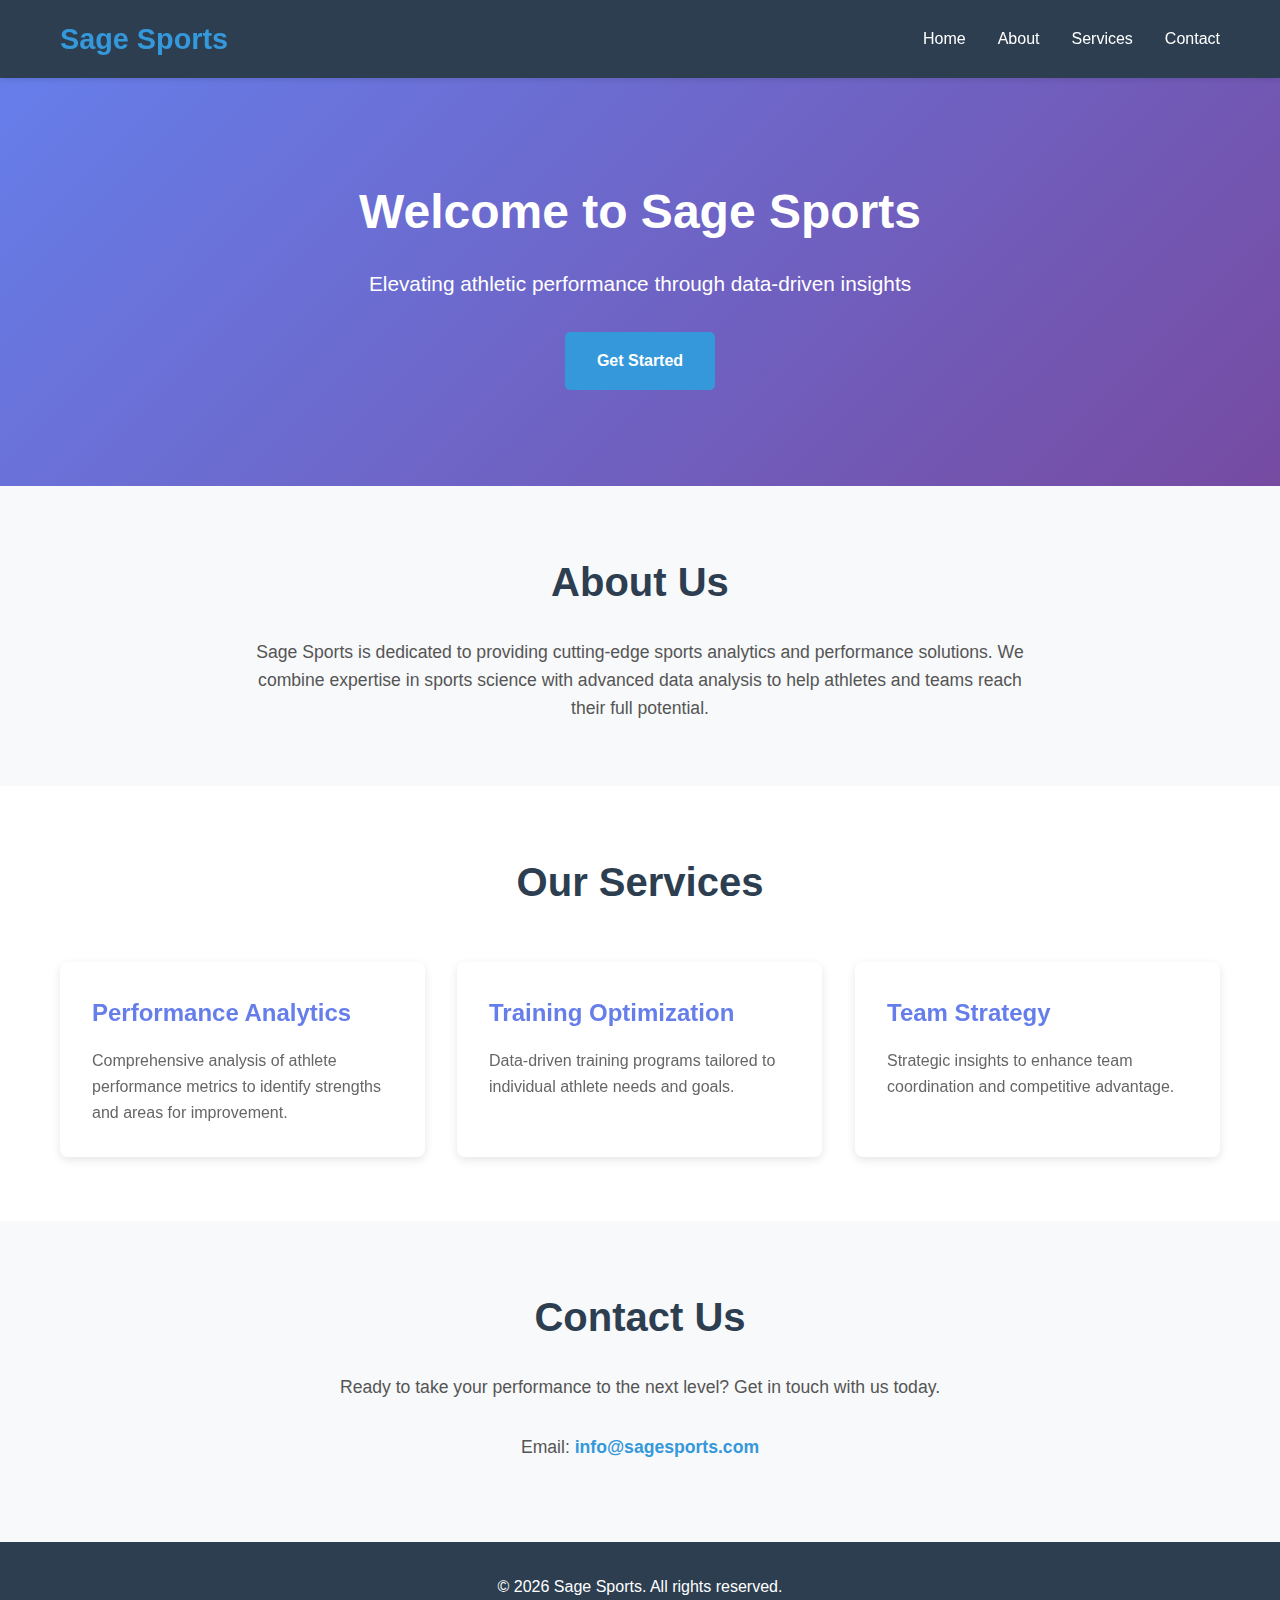
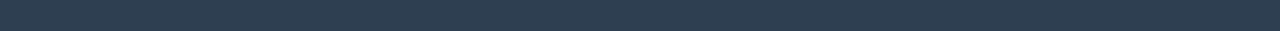
<file: index.html>
<!DOCTYPE html>
<html lang="en">
<head>
    <meta charset="UTF-8">
    <meta name="viewport" content="width=device-width, initial-scale=1.0">
    <meta name="description" content="Sage Sports - Your trusted partner in sports analytics and performance">
    <title>Sage Sports - Sports Analytics & Performance</title>
    <link rel="stylesheet" href="styles.css">
</head>
<body>
    <header>
        <nav aria-label="Main navigation">
            <div class="container">
                <h1 class="logo">Sage Sports</h1>
                <ul class="nav-menu">
                    <li><a href="#home">Home</a></li>
                    <li><a href="#about">About</a></li>
                    <li><a href="#services">Services</a></li>
                    <li><a href="#contact">Contact</a></li>
                </ul>
            </div>
        </nav>
    </header>

    <main>
        <section id="home" class="hero" aria-labelledby="hero-heading">
            <div class="container">
                <h2 id="hero-heading">Welcome to Sage Sports</h2>
                <p>Elevating athletic performance through data-driven insights</p>
                <a href="#contact" class="cta-button">Get Started</a>
            </div>
        </section>

        <section id="about" class="about" aria-labelledby="about-heading">
            <div class="container">
                <h2 id="about-heading">About Us</h2>
                <p>Sage Sports is dedicated to providing cutting-edge sports analytics and performance solutions. We combine expertise in sports science with advanced data analysis to help athletes and teams reach their full potential.</p>
            </div>
        </section>

        <section id="services" class="services" aria-labelledby="services-heading">
            <div class="container">
                <h2 id="services-heading">Our Services</h2>
                <div class="service-grid">
                    <div class="service-card">
                        <h3>Performance Analytics</h3>
                        <p>Comprehensive analysis of athlete performance metrics to identify strengths and areas for improvement.</p>
                    </div>
                    <div class="service-card">
                        <h3>Training Optimization</h3>
                        <p>Data-driven training programs tailored to individual athlete needs and goals.</p>
                    </div>
                    <div class="service-card">
                        <h3>Team Strategy</h3>
                        <p>Strategic insights to enhance team coordination and competitive advantage.</p>
                    </div>
                </div>
            </div>
        </section>

        <section id="contact" class="contact" aria-labelledby="contact-heading">
            <div class="container">
                <h2 id="contact-heading">Contact Us</h2>
                <p>Ready to take your performance to the next level? Get in touch with us today.</p>
                <p class="contact-info">Email: <a href="mailto:info@sagesports.com" aria-label="Contact us via email">info@sagesports.com</a></p>
            </div>
        </section>
    </main>

    <footer>
        <div class="container">
            <p>&copy; 2026 Sage Sports. All rights reserved.</p>
        </div>
    </footer>
</body>
</html>
</file>
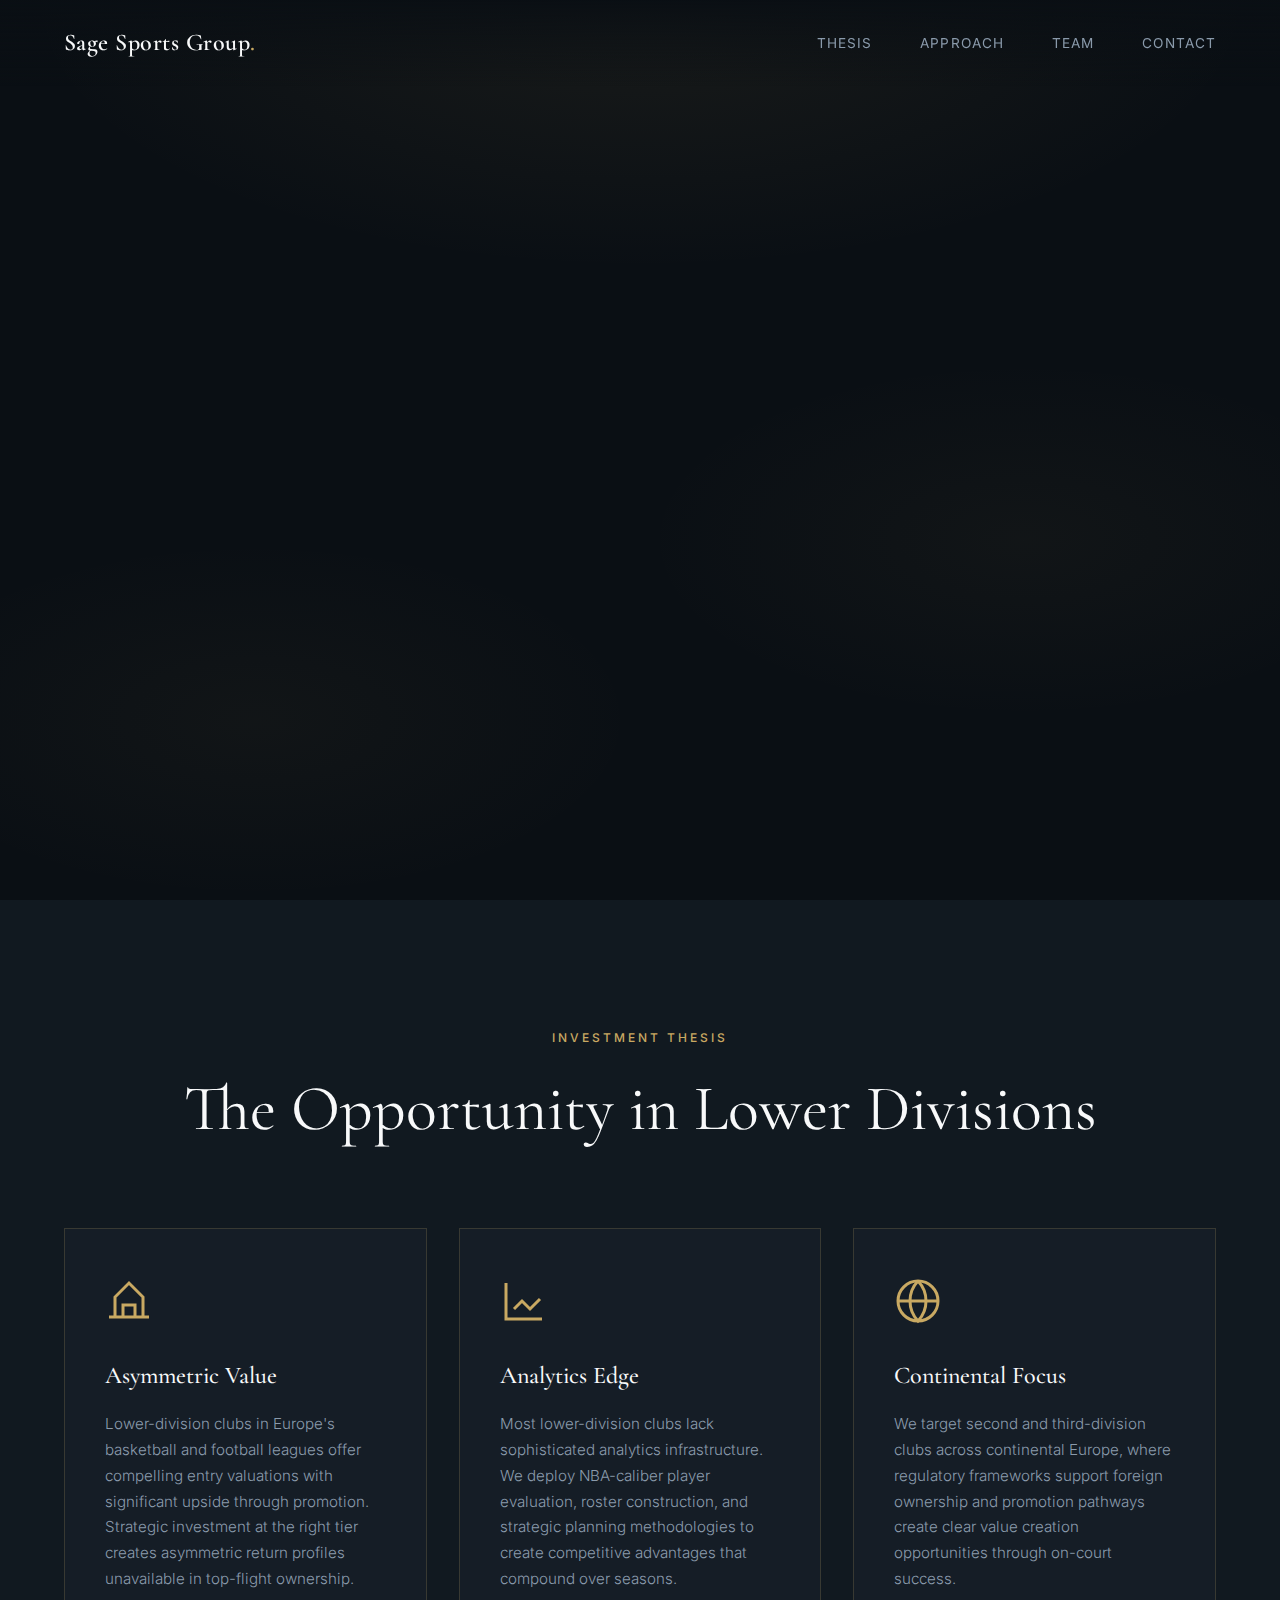
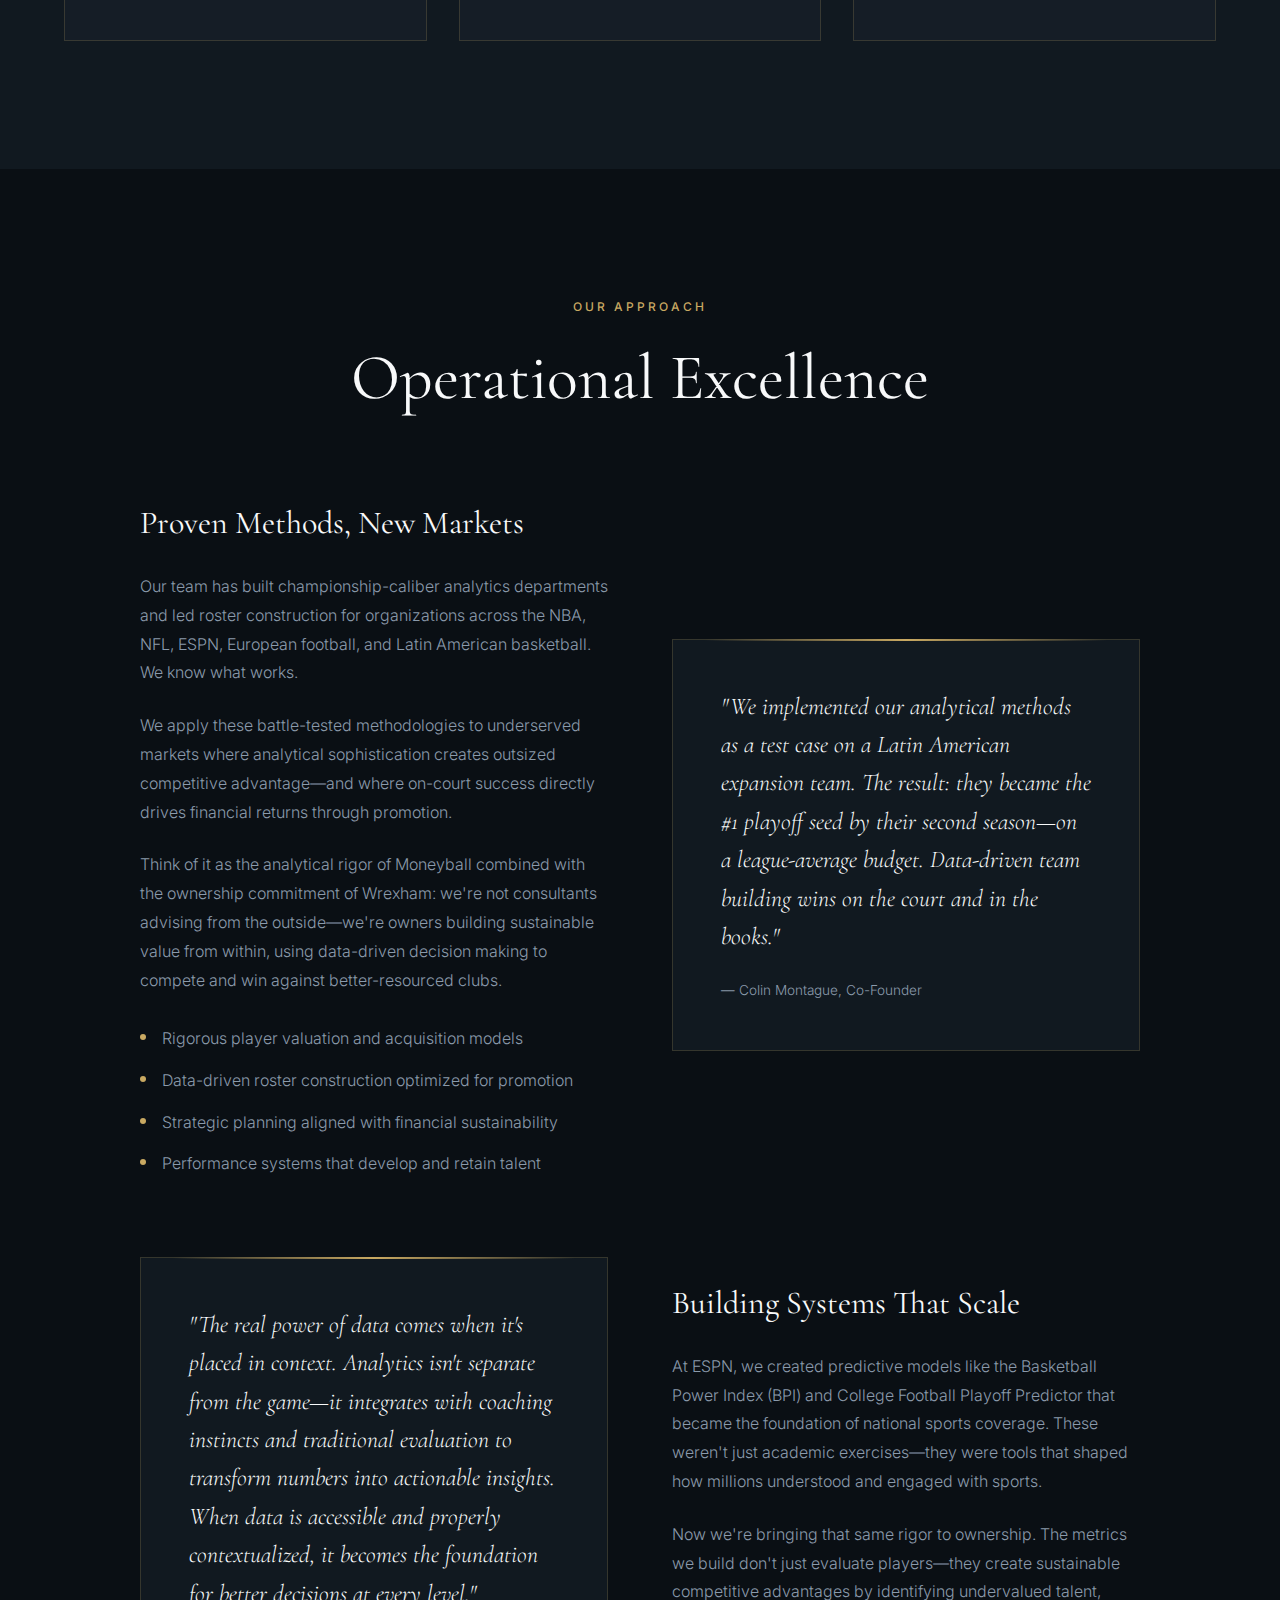
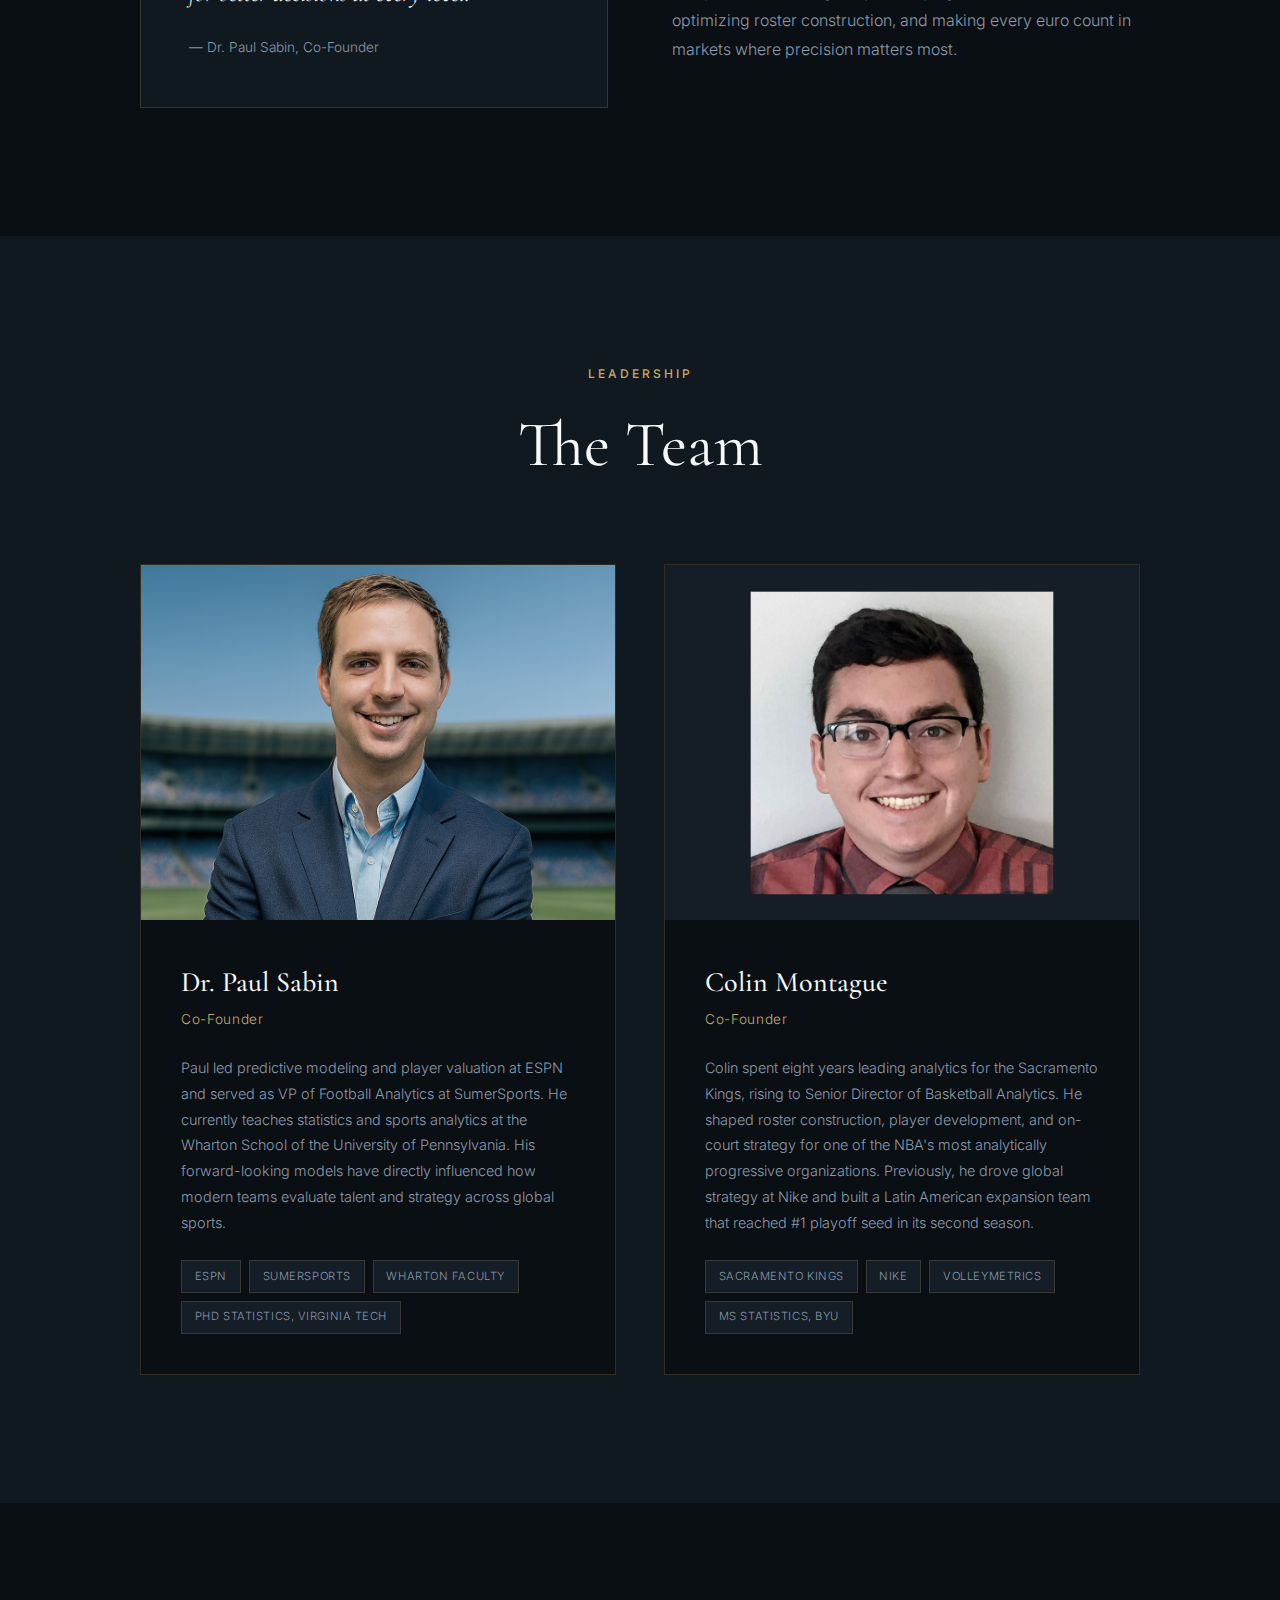
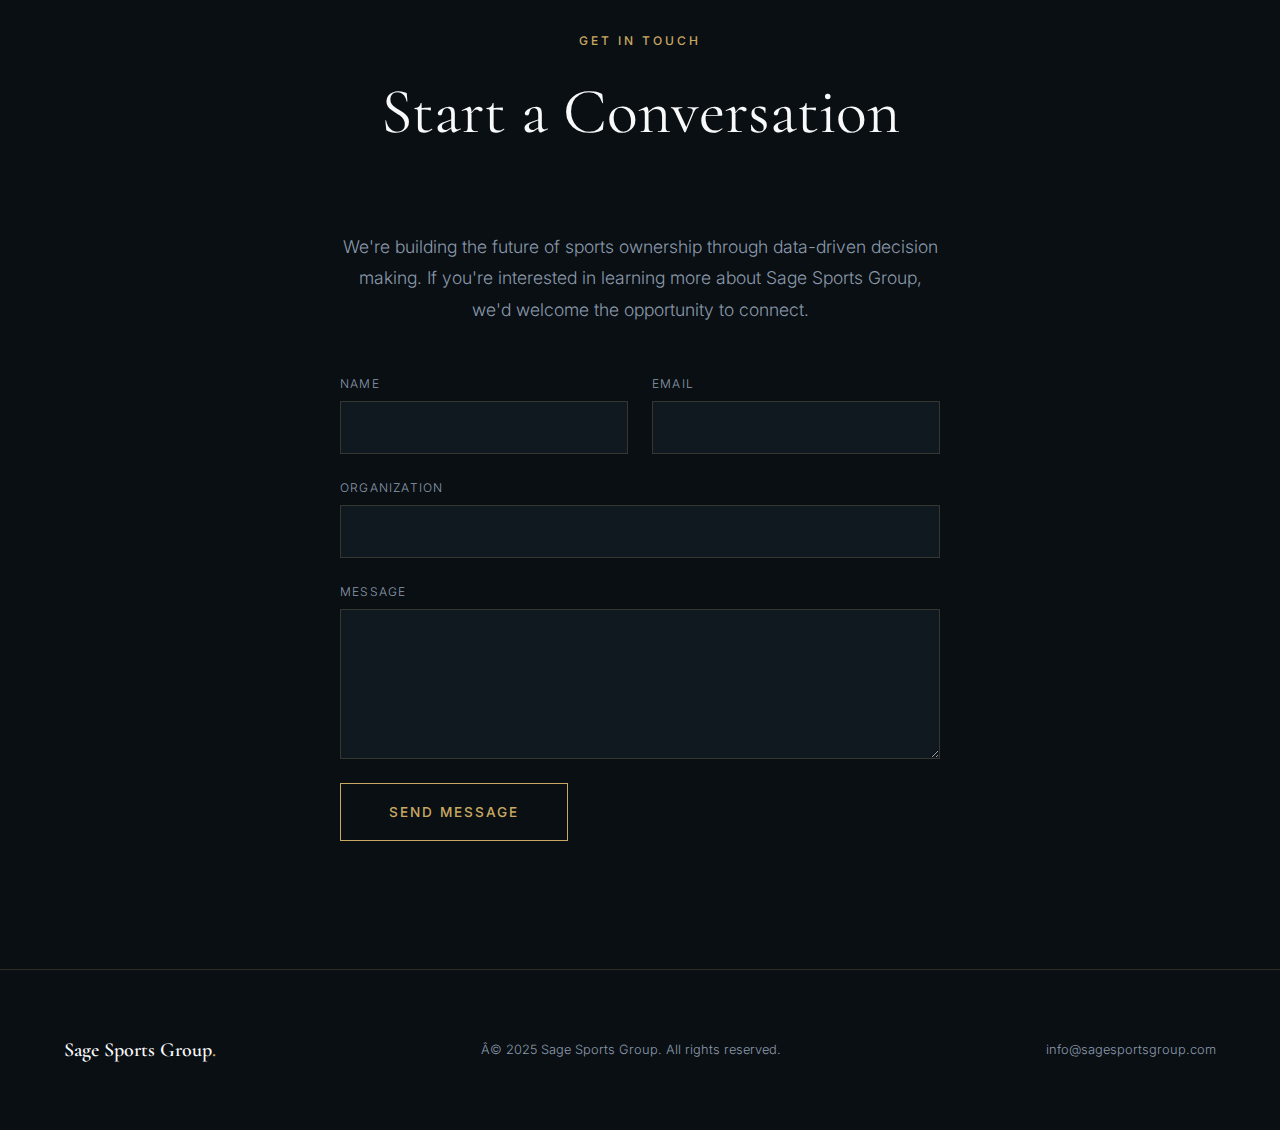
<file: sage-sports-group.html>
<!DOCTYPE html>
<html lang="en">
<head>
    <meta charset="UTF-8">
    <meta name="viewport" content="width=device-width, initial-scale=1.0">
    <title>Sage Sports Group | Data-Driven Sports Ownership</title>
    <link rel="preconnect" href="https://fonts.googleapis.com">
    <link rel="preconnect" href="https://fonts.gstatic.com" crossorigin>
    <link href="https://fonts.googleapis.com/css2?family=Cormorant+Garamond:wght@400;500;600;700&family=Inter:wght@300;400;500;600&display=swap" rel="stylesheet">
    <style>
        :root {
            --color-bg: #0a0f14;
            --color-bg-secondary: #111920;
            --color-bg-card: #151d26;
            --color-text: #f8f9fa;
            --color-text-muted: #8a9aab;
            --color-accent: #c9a962;
            --color-accent-hover: #dfc07a;
            --color-border: rgba(201, 169, 98, 0.2);
            --font-display: 'Cormorant Garamond', Georgia, serif;
            --font-body: 'Inter', -apple-system, sans-serif;
        }

        * {
            margin: 0;
            padding: 0;
            box-sizing: border-box;
        }

        html {
            scroll-behavior: smooth;
        }

        body {
            font-family: var(--font-body);
            background-color: var(--color-bg);
            color: var(--color-text);
            line-height: 1.6;
            font-weight: 300;
            overflow-x: hidden;
        }

        /* Navigation */
        nav {
            position: fixed;
            top: 0;
            left: 0;
            right: 0;
            z-index: 1000;
            padding: 1.5rem 4rem;
            display: flex;
            justify-content: space-between;
            align-items: center;
            background: linear-gradient(to bottom, rgba(10, 15, 20, 0.98), rgba(10, 15, 20, 0));
            transition: background 0.3s ease;
        }

        nav.scrolled {
            background: rgba(10, 15, 20, 0.98);
            backdrop-filter: blur(20px);
            border-bottom: 1px solid var(--color-border);
        }

        .logo {
            font-family: var(--font-display);
            font-size: 1.5rem;
            font-weight: 600;
            color: var(--color-text);
            text-decoration: none;
            letter-spacing: 0.02em;
        }

        .logo span {
            color: var(--color-accent);
        }

        .nav-links {
            display: flex;
            gap: 3rem;
            list-style: none;
        }

        .nav-links a {
            color: var(--color-text-muted);
            text-decoration: none;
            font-size: 0.85rem;
            font-weight: 400;
            letter-spacing: 0.08em;
            text-transform: uppercase;
            transition: color 0.3s ease;
        }

        .nav-links a:hover {
            color: var(--color-accent);
        }

        /* Hero Section */
        .hero {
            min-height: 100vh;
            display: flex;
            flex-direction: column;
            justify-content: center;
            align-items: center;
            text-align: center;
            padding: 8rem 2rem 4rem;
            position: relative;
            overflow: hidden;
        }

        .hero::before {
            content: '';
            position: absolute;
            top: 0;
            left: 0;
            right: 0;
            bottom: 0;
            background: 
                radial-gradient(ellipse 80% 50% at 50% 0%, rgba(201, 169, 98, 0.08) 0%, transparent 60%),
                radial-gradient(ellipse 60% 40% at 20% 80%, rgba(201, 169, 98, 0.04) 0%, transparent 50%),
                radial-gradient(ellipse 60% 40% at 80% 60%, rgba(201, 169, 98, 0.04) 0%, transparent 50%);
            pointer-events: none;
        }

        .hero-content {
            max-width: 900px;
            position: relative;
            z-index: 1;
        }

        .hero-eyebrow {
            font-size: 0.75rem;
            font-weight: 500;
            letter-spacing: 0.25em;
            text-transform: uppercase;
            color: var(--color-accent);
            margin-bottom: 2rem;
            opacity: 0;
            animation: fadeUp 0.8s ease forwards;
        }

        .hero h1 {
            font-family: var(--font-display);
            font-size: clamp(3rem, 7vw, 5.5rem);
            font-weight: 400;
            line-height: 1.1;
            margin-bottom: 2rem;
            opacity: 0;
            animation: fadeUp 0.8s ease 0.2s forwards;
        }

        .hero h1 em {
            font-style: italic;
            color: var(--color-accent);
        }

        .hero-description {
            font-size: 1.15rem;
            color: var(--color-text-muted);
            max-width: 650px;
            margin: 0 auto 3rem;
            line-height: 1.8;
            opacity: 0;
            animation: fadeUp 0.8s ease 0.4s forwards;
        }

        .hero-stats {
            display: flex;
            justify-content: center;
            gap: 4rem;
            margin-top: 4rem;
            opacity: 0;
            animation: fadeUp 0.8s ease 0.6s forwards;
            position: relative;
            z-index: 10;
        }

        .stat {
            text-align: center;
        }

        .stat-value {
            font-family: var(--font-display);
            font-size: 3rem;
            font-weight: 500;
            color: var(--color-accent);
            line-height: 1;
        }

        .stat-label {
            font-size: 0.75rem;
            letter-spacing: 0.15em;
            text-transform: uppercase;
            color: var(--color-text-muted);
            margin-top: 0.5rem;
        }



        /* Section Styles */
        section {
            padding: 8rem 4rem;
            position: relative;
        }

        .section-header {
            text-align: center;
            margin-bottom: 5rem;
        }

        .section-eyebrow {
            font-size: 0.75rem;
            font-weight: 500;
            letter-spacing: 0.25em;
            text-transform: uppercase;
            color: var(--color-accent);
            margin-bottom: 1.5rem;
        }

        .section-title {
            font-family: var(--font-display);
            font-size: clamp(2.5rem, 5vw, 4rem);
            font-weight: 400;
            line-height: 1.2;
        }

        /* Thesis Section */
        #thesis {
            background: var(--color-bg-secondary);
        }

        .thesis-grid {
            display: grid;
            grid-template-columns: repeat(3, 1fr);
            gap: 2rem;
            max-width: 1200px;
            margin: 0 auto;
        }

        .thesis-card {
            background: var(--color-bg-card);
            border: 1px solid var(--color-border);
            padding: 3rem 2.5rem;
            transition: all 0.4s ease;
        }

        .thesis-card:hover {
            border-color: var(--color-accent);
            transform: translateY(-4px);
        }

        .thesis-icon {
            width: 48px;
            height: 48px;
            margin-bottom: 1.5rem;
            color: var(--color-accent);
        }

        .thesis-card h3 {
            font-family: var(--font-display);
            font-size: 1.5rem;
            font-weight: 500;
            margin-bottom: 1rem;
        }

        .thesis-card p {
            color: var(--color-text-muted);
            font-size: 0.95rem;
            line-height: 1.7;
        }

        /* Approach Section */
        #approach {
            background: var(--color-bg);
        }

        .approach-content {
            max-width: 1000px;
            margin: 0 auto;
            display: grid;
            grid-template-columns: 1fr 1fr;
            gap: 4rem;
            align-items: center;
        }

        .approach-text h3 {
            font-family: var(--font-display);
            font-size: 2rem;
            font-weight: 400;
            margin-bottom: 1.5rem;
        }

        .approach-text p {
            color: var(--color-text-muted);
            margin-bottom: 1.5rem;
            line-height: 1.8;
        }

        .approach-list {
            list-style: none;
            margin-top: 2rem;
        }

        .approach-list li {
            display: flex;
            align-items: flex-start;
            gap: 1rem;
            margin-bottom: 1rem;
            color: var(--color-text-muted);
        }

        .approach-list li::before {
            content: '';
            width: 6px;
            height: 6px;
            background: var(--color-accent);
            border-radius: 50%;
            margin-top: 0.5rem;
            flex-shrink: 0;
        }

        .approach-visual {
            position: relative;
            padding: 3rem;
            background: var(--color-bg-secondary);
            border: 1px solid var(--color-border);
        }

        .approach-visual::before {
            content: '';
            position: absolute;
            top: -1px;
            left: 2rem;
            right: 2rem;
            height: 2px;
            background: linear-gradient(90deg, transparent, var(--color-accent), transparent);
        }

        .quote {
            font-family: var(--font-display);
            font-size: 1.5rem;
            font-style: italic;
            line-height: 1.6;
            color: var(--color-text);
        }

        .quote-attribution {
            margin-top: 1.5rem;
            font-size: 0.85rem;
            color: var(--color-text-muted);
        }

        /* Team Section */
        #team {
            background: var(--color-bg-secondary);
        }

        .team-grid {
            display: grid;
            grid-template-columns: repeat(2, 1fr);
            gap: 3rem;
            max-width: 1000px;
            margin: 0 auto;
        }

        .team-card {
            background: var(--color-bg);
            border: 1px solid var(--color-border);
            overflow: hidden;
            transition: all 0.4s ease;
        }

        .team-card:hover {
            border-color: var(--color-accent);
        }

        .team-photo {
            width: 100%;
            aspect-ratio: 4/3;
            background: var(--color-bg-card);
            display: flex;
            align-items: center;
            justify-content: center;
            overflow: hidden;
            position: relative;
        }

        .team-photo img {
            width: 100%;
            height: 100%;
            object-fit: cover;
            object-position: center 30%;
            filter: grayscale(30%);
            transition: filter 0.4s ease;
        }

        #paul-photo {
            object-position: center 20%;
        }

        #colin-photo {
            object-fit: contain;
            object-position: center top;
            transform: scale(0.85);
        }

        .team-card:hover .team-photo img {
            filter: grayscale(0%);
        }

        .team-photo-placeholder {
            font-family: var(--font-display);
            font-size: 4rem;
            color: var(--color-accent);
            opacity: 0.3;
        }

        .team-info {
            padding: 2.5rem;
        }

        .team-name {
            font-family: var(--font-display);
            font-size: 1.75rem;
            font-weight: 500;
            margin-bottom: 0.25rem;
        }

        .team-title {
            font-size: 0.85rem;
            color: var(--color-accent);
            letter-spacing: 0.05em;
            margin-bottom: 1.5rem;
        }

        .team-bio {
            color: var(--color-text-muted);
            font-size: 0.9rem;
            line-height: 1.8;
            margin-bottom: 1.5rem;
        }

        .team-credentials {
            display: flex;
            flex-wrap: wrap;
            gap: 0.5rem;
        }

        .credential {
            font-size: 0.7rem;
            letter-spacing: 0.05em;
            text-transform: uppercase;
            padding: 0.4rem 0.8rem;
            background: var(--color-bg-card);
            border: 1px solid var(--color-border);
            color: var(--color-text-muted);
        }

        /* Contact Section */
        #contact {
            background: var(--color-bg);
            text-align: center;
        }

        .contact-content {
            max-width: 600px;
            margin: 0 auto;
        }

        .contact-content p {
            color: var(--color-text-muted);
            font-size: 1.1rem;
            line-height: 1.8;
            margin-bottom: 3rem;
        }

        .contact-form {
            display: flex;
            flex-direction: column;
            gap: 1.5rem;
            text-align: left;
        }

        .form-row {
            display: grid;
            grid-template-columns: 1fr 1fr;
            gap: 1.5rem;
        }

        .form-group {
            display: flex;
            flex-direction: column;
            gap: 0.5rem;
        }

        .form-group label {
            font-size: 0.75rem;
            letter-spacing: 0.1em;
            text-transform: uppercase;
            color: var(--color-text-muted);
        }

        .form-group input,
        .form-group textarea {
            background: var(--color-bg-secondary);
            border: 1px solid var(--color-border);
            padding: 1rem 1.25rem;
            font-family: var(--font-body);
            font-size: 0.95rem;
            color: var(--color-text);
            transition: border-color 0.3s ease;
        }

        .form-group input:focus,
        .form-group textarea:focus {
            outline: none;
            border-color: var(--color-accent);
        }

        .form-group textarea {
            min-height: 150px;
            resize: vertical;
        }

        .submit-btn {
            background: transparent;
            border: 1px solid var(--color-accent);
            color: var(--color-accent);
            padding: 1.25rem 3rem;
            font-family: var(--font-body);
            font-size: 0.85rem;
            font-weight: 500;
            letter-spacing: 0.15em;
            text-transform: uppercase;
            cursor: pointer;
            transition: all 0.3s ease;
            align-self: flex-start;
        }

        .submit-btn:hover {
            background: var(--color-accent);
            color: var(--color-bg);
        }

        /* Footer */
        footer {
            padding: 4rem;
            border-top: 1px solid var(--color-border);
            display: flex;
            justify-content: space-between;
            align-items: center;
        }

        .footer-logo {
            font-family: var(--font-display);
            font-size: 1.25rem;
            font-weight: 600;
            color: var(--color-text);
        }

        .footer-logo span {
            color: var(--color-accent);
        }

        .footer-text {
            font-size: 0.8rem;
            color: var(--color-text-muted);
        }

        .footer-links {
            display: flex;
            gap: 2rem;
        }

        .footer-links a {
            color: var(--color-text-muted);
            text-decoration: none;
            font-size: 0.8rem;
            transition: color 0.3s ease;
        }

        .footer-links a:hover {
            color: var(--color-accent);
        }

        /* Animations */
        @keyframes fadeUp {
            from {
                opacity: 0;
                transform: translateY(30px);
            }
            to {
                opacity: 1;
                transform: translateY(0);
            }
        }

        /* Responsive */
        @media (max-width: 1024px) {
            nav {
                padding: 1.5rem 2rem;
            }

            section {
                padding: 5rem 2rem;
            }

            .thesis-grid {
                grid-template-columns: 1fr;
            }

            .approach-content {
                grid-template-columns: 1fr;
            }

            .team-grid {
                grid-template-columns: 1fr;
            }

            .hero-stats {
                gap: 2rem;
            }
        }

        @media (max-width: 768px) {
            .nav-links {
                display: none;
            }

            .hero-stats {
                flex-direction: column;
                gap: 2rem;
            }

            .form-row {
                grid-template-columns: 1fr;
            }

            footer {
                flex-direction: column;
                gap: 2rem;
                text-align: center;
            }
        }
    </style>
</head>
<body>
    <!-- Navigation -->
    <nav id="navbar">
        <a href="#" class="logo">Sage Sports Group<span>.</span></a>
        <ul class="nav-links">
            <li><a href="#thesis">Thesis</a></li>
            <li><a href="#approach">Approach</a></li>
            <li><a href="#team">Team</a></li>
            <li><a href="#contact">Contact</a></li>
        </ul>
    </nav>

    <!-- Hero Section -->
    <section class="hero" id="home">
        <div class="hero-content">
            <p class="hero-eyebrow">Data-Driven Sports Ownership</p>
            <h1>Where Analytics <em>Meets</em> Ownership</h1>
            <p class="hero-description">
                Sage Sports Group builds high-upside investments in lower-division European basketball and football clubs. We bring elite front-office analytics—proven in the NBA, top-flight European football, and across global sports—to create lasting competitive and financial advantage.
            </p>
            <div class="hero-stats">
                <div class="stat">
                    <div class="stat-value">20+</div>
                    <div class="stat-label">Years Combined Experience</div>
                </div>
                <div class="stat">
                    <div class="stat-value">NBA</div>
                    <div class="stat-label">Front Office Pedigree</div>
                </div>
                <div class="stat">
                    <div class="stat-value">ESPN</div>
                    <div class="stat-label">Predictive Metrics</div>
                </div>
                <div class="stat">
                    <div class="stat-value">PhD</div>
                    <div class="stat-label">Statistical Rigor</div>
                </div>
            </div>
        </div>
    </section>

    <!-- Thesis Section -->
    <section id="thesis">
        <div class="section-header">
            <p class="section-eyebrow">Investment Thesis</p>
            <h2 class="section-title">The Opportunity in Lower Divisions</h2>
        </div>
        <div class="thesis-grid">
            <div class="thesis-card">
                <svg class="thesis-icon" viewBox="0 0 24 24" fill="none" stroke="currentColor" stroke-width="1.5">
                    <path d="M2 20h20M5 20V10l7-7 7 7v10M9 20v-6h6v6"/>
                </svg>
                <h3>Asymmetric Value</h3>
                <p>Lower-division clubs in Europe's basketball and football leagues offer compelling entry valuations with significant upside through promotion. Strategic investment at the right tier creates asymmetric return profiles unavailable in top-flight ownership.</p>
            </div>
            <div class="thesis-card">
                <svg class="thesis-icon" viewBox="0 0 24 24" fill="none" stroke="currentColor" stroke-width="1.5">
                    <path d="M3 3v18h18M7 16l4-4 4 4 5-5"/>
                </svg>
                <h3>Analytics Edge</h3>
                <p>Most lower-division clubs lack sophisticated analytics infrastructure. We deploy NBA-caliber player evaluation, roster construction, and strategic planning methodologies to create competitive advantages that compound over seasons.</p>
            </div>
            <div class="thesis-card">
                <svg class="thesis-icon" viewBox="0 0 24 24" fill="none" stroke="currentColor" stroke-width="1.5">
                    <circle cx="12" cy="12" r="10"/>
                    <path d="M12 2a14.5 14.5 0 0 0 0 20 14.5 14.5 0 0 0 0-20M2 12h20"/>
                </svg>
                <h3>Continental Focus</h3>
                <p>We target second and third-division clubs across continental Europe, where regulatory frameworks support foreign ownership and promotion pathways create clear value creation opportunities through on-court success.</p>
            </div>
        </div>
    </section>

    <!-- Approach Section -->
    <section id="approach">
        <div class="section-header">
            <p class="section-eyebrow">Our Approach</p>
            <h2 class="section-title">Operational Excellence</h2>
        </div>
        <div class="approach-content">
            <div class="approach-text">
                <h3>Proven Methods, New Markets</h3>
                <p>Our team has built championship-caliber analytics departments and led roster construction for organizations across the NBA, NFL, ESPN, European football, and Latin American basketball. We know what works.</p>
                <p>We apply these battle-tested methodologies to underserved markets where analytical sophistication creates outsized competitive advantage—and where on-court success directly drives financial returns through promotion.</p>
                <p>Think of it as the analytical rigor of Moneyball combined with the ownership commitment of Wrexham: we're not consultants advising from the outside—we're owners building sustainable value from within, using data-driven decision making to compete and win against better-resourced clubs.</p>
                <ul class="approach-list">
                    <li>Rigorous player valuation and acquisition models</li>
                    <li>Data-driven roster construction optimized for promotion</li>
                    <li>Strategic planning aligned with financial sustainability</li>
                    <li>Performance systems that develop and retain talent</li>
                </ul>
            </div>
            <div class="approach-visual">
                <p class="quote">"We implemented our analytical methods as a test case on a Latin American expansion team. The result: they became the #1 playoff seed by their second season—on a league-average budget. Data-driven team building wins on the court and in the books."</p>
                <p class="quote-attribution">— Colin Montague, Co-Founder</p>
            </div>
        </div>
        <div class="approach-content" style="margin-top: 4rem;">
            <div class="approach-visual">
                <p class="quote">"The real power of data comes when it's placed in context. Analytics isn't separate from the game—it integrates with coaching instincts and traditional evaluation to transform numbers into actionable insights. When data is accessible and properly contextualized, it becomes the foundation for better decisions at every level."</p>
                <p class="quote-attribution">— Dr. Paul Sabin, Co-Founder</p>
            </div>
            <div class="approach-text">
                <h3>Building Systems That Scale</h3>
                <p>At ESPN, we created predictive models like the Basketball Power Index (BPI) and College Football Playoff Predictor that became the foundation of national sports coverage. These weren't just academic exercises—they were tools that shaped how millions understood and engaged with sports.</p>
                <p>Now we're bringing that same rigor to ownership. The metrics we build don't just evaluate players—they create sustainable competitive advantages by identifying undervalued talent, optimizing roster construction, and making every euro count in markets where precision matters most.</p>
            </div>
        </div>
    </section>

    <!-- Team Section -->
    <section id="team">
        <div class="section-header">
            <p class="section-eyebrow">Leadership</p>
            <h2 class="section-title">The Team</h2>
        </div>
        <div class="team-grid">
            <div class="team-card">
                <div class="team-photo">
                    <img id="paul-photo" src="paul-sabin.png" alt="Dr. Paul Sabin">
                </div>
                <div class="team-info">
                    <h3 class="team-name">Dr. Paul Sabin</h3>
                    <p class="team-title">Co-Founder</p>
                    <p class="team-bio">
                        Paul led predictive modeling and player valuation at ESPN and served as VP of Football Analytics at SumerSports. He currently teaches statistics and sports analytics at the Wharton School of the University of Pennsylvania. His forward-looking models have directly influenced how modern teams evaluate talent and strategy across global sports.
                    </p>
                    <div class="team-credentials">
                        <span class="credential">ESPN</span>
                        <span class="credential">SumerSports</span>
                        <span class="credential">Wharton Faculty</span>
                        <span class="credential">PhD Statistics, Virginia Tech</span>
                    </div>
                </div>
            </div>
            <div class="team-card">
                <div class="team-photo">
                    <img id="colin-photo" src="colin-montague.jpg" alt="Colin Montague">
                </div>
                <div class="team-info">
                    <h3 class="team-name">Colin Montague</h3>
                    <p class="team-title">Co-Founder</p>
                    <p class="team-bio">
                        Colin spent eight years leading analytics for the Sacramento Kings, rising to Senior Director of Basketball Analytics. He shaped roster construction, player development, and on-court strategy for one of the NBA's most analytically progressive organizations. Previously, he drove global strategy at Nike and built a Latin American expansion team that reached #1 playoff seed in its second season.
                    </p>
                    <div class="team-credentials">
                        <span class="credential">Sacramento Kings</span>
                        <span class="credential">Nike</span>
                        <span class="credential">VolleyMetrics</span>
                        <span class="credential">MS Statistics, BYU</span>
                    </div>
                </div>
            </div>
        </div>
    </section>

    <!-- Contact Section -->
    <section id="contact">
        <div class="section-header">
            <p class="section-eyebrow">Get In Touch</p>
            <h2 class="section-title">Start a Conversation</h2>
        </div>
        <div class="contact-content">
            <p>We're building the future of sports ownership through data-driven decision making. If you're interested in learning more about Sage Sports Group, we'd welcome the opportunity to connect.</p>
            <form class="contact-form" action="#" method="POST">
                <div class="form-row">
                    <div class="form-group">
                        <label for="name">Name</label>
                        <input type="text" id="name" name="name" required>
                    </div>
                    <div class="form-group">
                        <label for="email">Email</label>
                        <input type="email" id="email" name="email" required>
                    </div>
                </div>
                <div class="form-group">
                    <label for="organization">Organization</label>
                    <input type="text" id="organization" name="organization">
                </div>
                <div class="form-group">
                    <label for="message">Message</label>
                    <textarea id="message" name="message" required></textarea>
                </div>
                <button type="submit" class="submit-btn">Send Message</button>
            </form>
        </div>
    </section>

    <!-- Footer -->
    <footer>
        <div class="footer-logo">Sage Sports Group<span>.</span></div>
        <p class="footer-text">Â© 2025 Sage Sports Group. All rights reserved.</p>
        <div class="footer-links">
            <a href="mailto:info@sagesportsgroup.com">info@sagesportsgroup.com</a>
        </div>
    </footer>

    <script>
        // Navbar scroll effect
        const navbar = document.getElementById('navbar');
        window.addEventListener('scroll', () => {
            if (window.scrollY > 100) {
                navbar.classList.add('scrolled');
            } else {
                navbar.classList.remove('scrolled');
            }
        });

        // Smooth scroll for nav links
        document.querySelectorAll('a[href^="#"]').forEach(anchor => {
            anchor.addEventListener('click', function (e) {
                e.preventDefault();
                const target = document.querySelector(this.getAttribute('href'));
                if (target) {
                    target.scrollIntoView({
                        behavior: 'smooth',
                        block: 'start'
                    });
                }
            });
        });

        // Form submission (placeholder)
        document.querySelector('.contact-form').addEventListener('submit', function(e) {
            e.preventDefault();
            alert('Thank you for your interest. We will be in touch shortly.');
            this.reset();
        });
    </script>
</body>
</html>
</file>
<file: styles.css>
/* Reset and Base Styles */
* {
    margin: 0;
    padding: 0;
    box-sizing: border-box;
}

body {
    font-family: -apple-system, BlinkMacSystemFont, 'Segoe UI', Roboto, Oxygen, Ubuntu, Cantarell, sans-serif;
    line-height: 1.6;
    color: #333;
}

.container {
    max-width: 1200px;
    margin: 0 auto;
    padding: 0 20px;
}

/* Header and Navigation */
header {
    background-color: #2c3e50;
    color: white;
    padding: 1rem 0;
    position: sticky;
    top: 0;
    z-index: 100;
    box-shadow: 0 2px 5px rgba(0,0,0,0.1);
}

nav .container {
    display: flex;
    justify-content: space-between;
    align-items: center;
}

.logo {
    font-size: 1.8rem;
    font-weight: bold;
    color: #3498db;
}

.nav-menu {
    display: flex;
    list-style: none;
    gap: 2rem;
}

.nav-menu a {
    color: white;
    text-decoration: none;
    transition: color 0.3s ease;
}

.nav-menu a:hover {
    color: #3498db;
}

/* Hero Section */
.hero {
    background: linear-gradient(135deg, #667eea 0%, #764ba2 100%);
    color: white;
    padding: 6rem 0;
    text-align: center;
}

.hero h2 {
    font-size: 3rem;
    margin-bottom: 1rem;
}

.hero p {
    font-size: 1.3rem;
    margin-bottom: 2rem;
}

.cta-button {
    display: inline-block;
    background-color: #3498db;
    color: white;
    padding: 1rem 2rem;
    text-decoration: none;
    border-radius: 5px;
    font-weight: bold;
    transition: background-color 0.3s ease;
}

.cta-button:hover {
    background-color: #2980b9;
}

/* About Section */
.about {
    padding: 4rem 0;
    background-color: #f8f9fa;
}

.about h2 {
    font-size: 2.5rem;
    margin-bottom: 1.5rem;
    color: #2c3e50;
    text-align: center;
}

.about p {
    font-size: 1.1rem;
    max-width: 800px;
    margin: 0 auto;
    text-align: center;
    color: #555;
}

/* Services Section */
.services {
    padding: 4rem 0;
}

.services h2 {
    font-size: 2.5rem;
    margin-bottom: 3rem;
    color: #2c3e50;
    text-align: center;
}

.service-grid {
    display: grid;
    grid-template-columns: repeat(auto-fit, minmax(300px, 1fr));
    gap: 2rem;
}

.service-card {
    background: white;
    padding: 2rem;
    border-radius: 8px;
    box-shadow: 0 3px 10px rgba(0,0,0,0.1);
    transition: transform 0.3s ease, box-shadow 0.3s ease;
    will-change: transform, box-shadow;
}

.service-card:hover {
    transform: translateY(-5px);
    box-shadow: 0 5px 20px rgba(0,0,0,0.15);
}

.service-card h3 {
    font-size: 1.5rem;
    color: #667eea;
    margin-bottom: 1rem;
}

.service-card p {
    color: #666;
}

/* Contact Section */
.contact {
    padding: 4rem 0;
    background-color: #f8f9fa;
    text-align: center;
}

.contact h2 {
    font-size: 2.5rem;
    margin-bottom: 1.5rem;
    color: #2c3e50;
}

.contact p {
    font-size: 1.1rem;
    margin-bottom: 1rem;
    color: #555;
}

.contact-info {
    margin-top: 2rem;
}

.contact-info a {
    color: #3498db;
    text-decoration: none;
    font-weight: bold;
}

.contact-info a:hover {
    text-decoration: underline;
}

/* Footer */
footer {
    background-color: #2c3e50;
    color: white;
    text-align: center;
    padding: 2rem 0;
}

/* Responsive Design */
@media (max-width: 768px) {
    .nav-menu {
        gap: 1rem;
        font-size: 0.9rem;
    }

    .hero h2 {
        font-size: 2rem;
    }

    .hero p {
        font-size: 1.1rem;
    }

    .service-grid {
        grid-template-columns: 1fr;
    }

    .logo {
        font-size: 1.5rem;
    }
}

@media (max-width: 480px) {
    nav .container {
        flex-direction: column;
        gap: 1rem;
    }

    .nav-menu {
        flex-wrap: wrap;
        justify-content: center;
    }

    .hero {
        padding: 4rem 0;
    }
}
</file>
